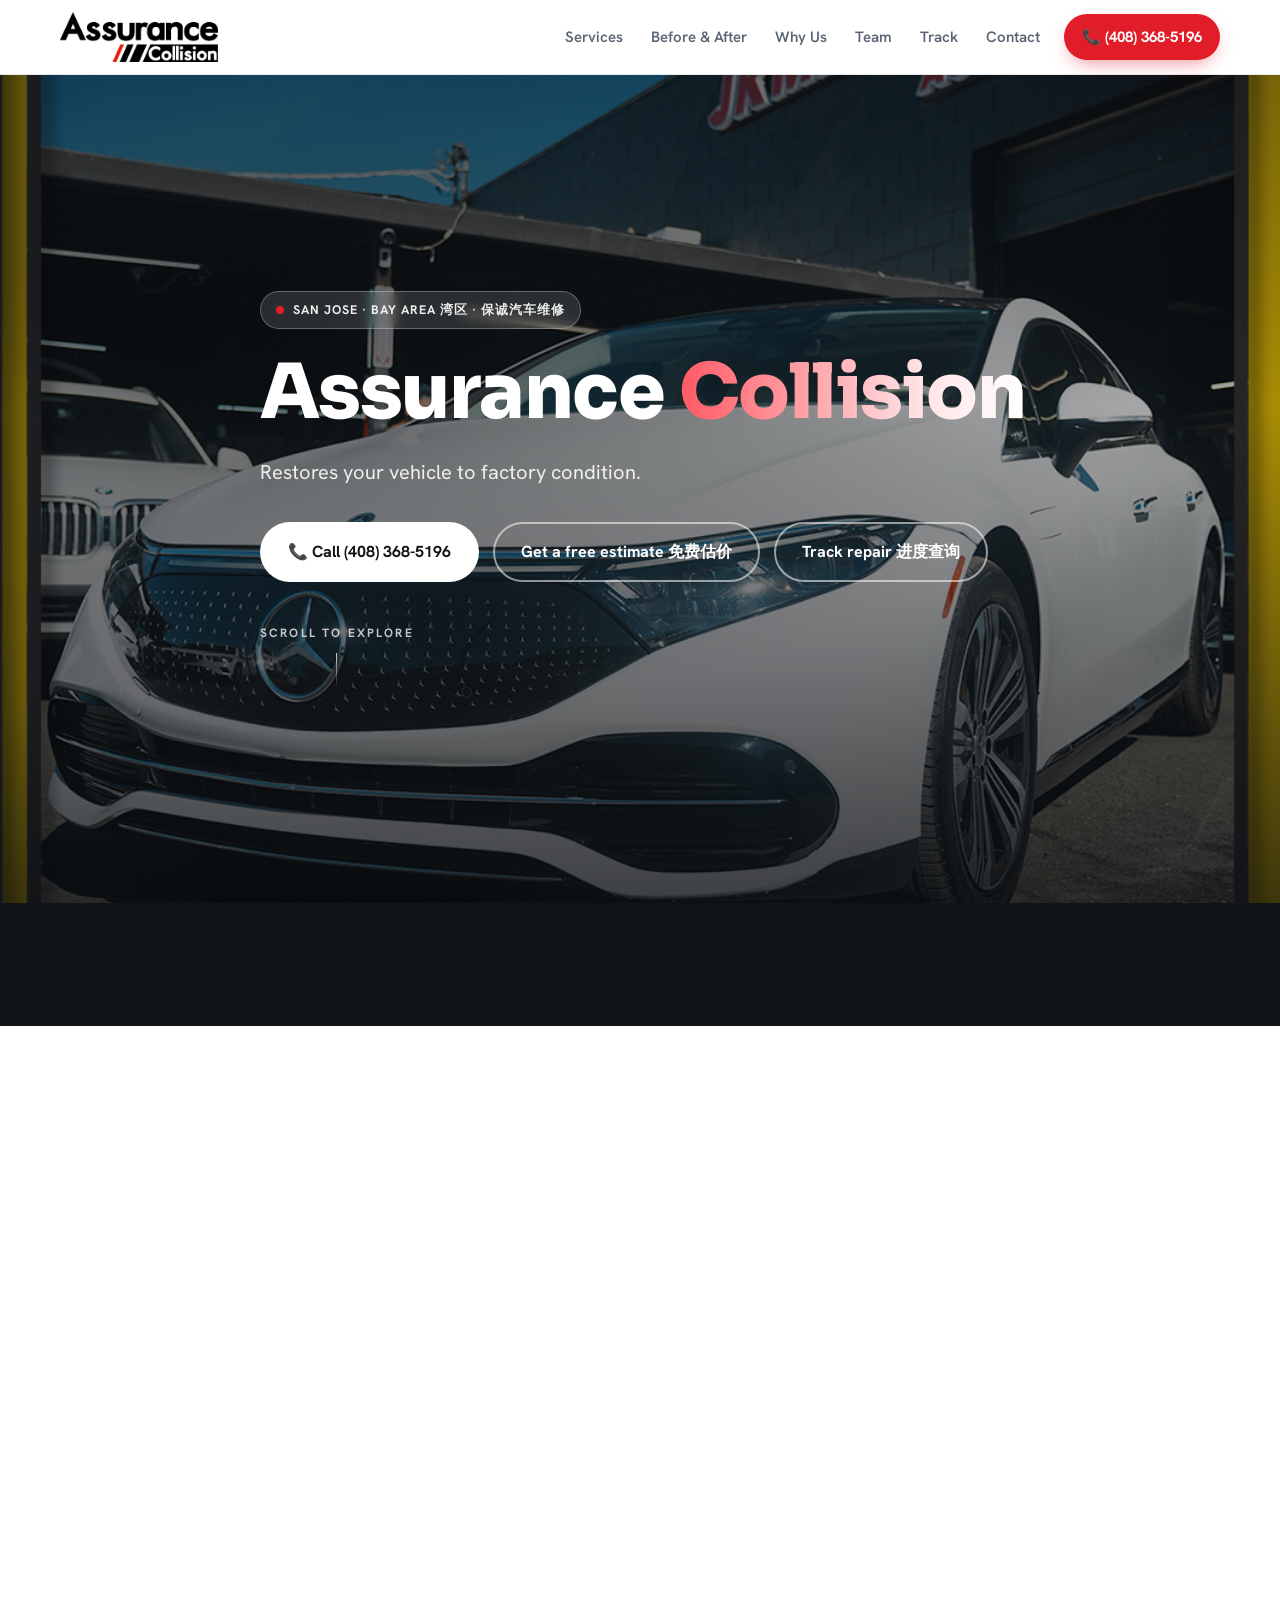
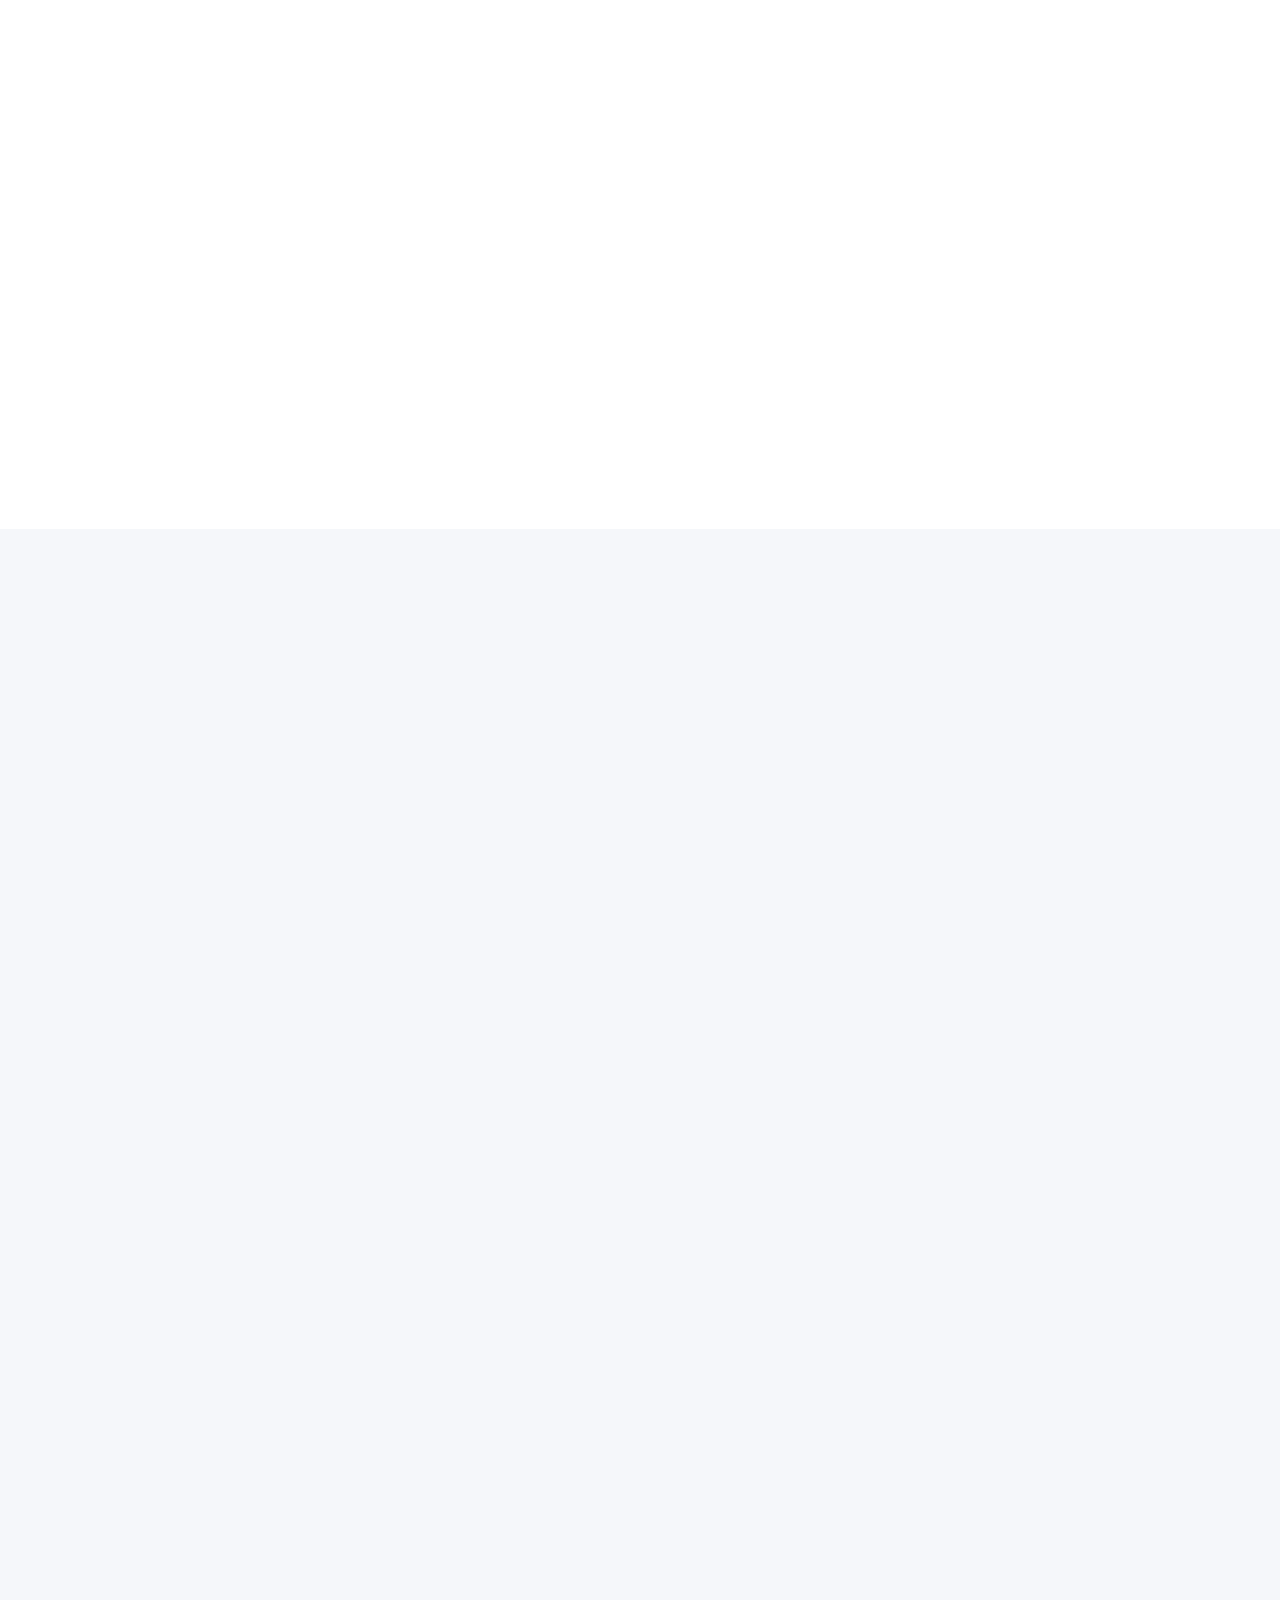
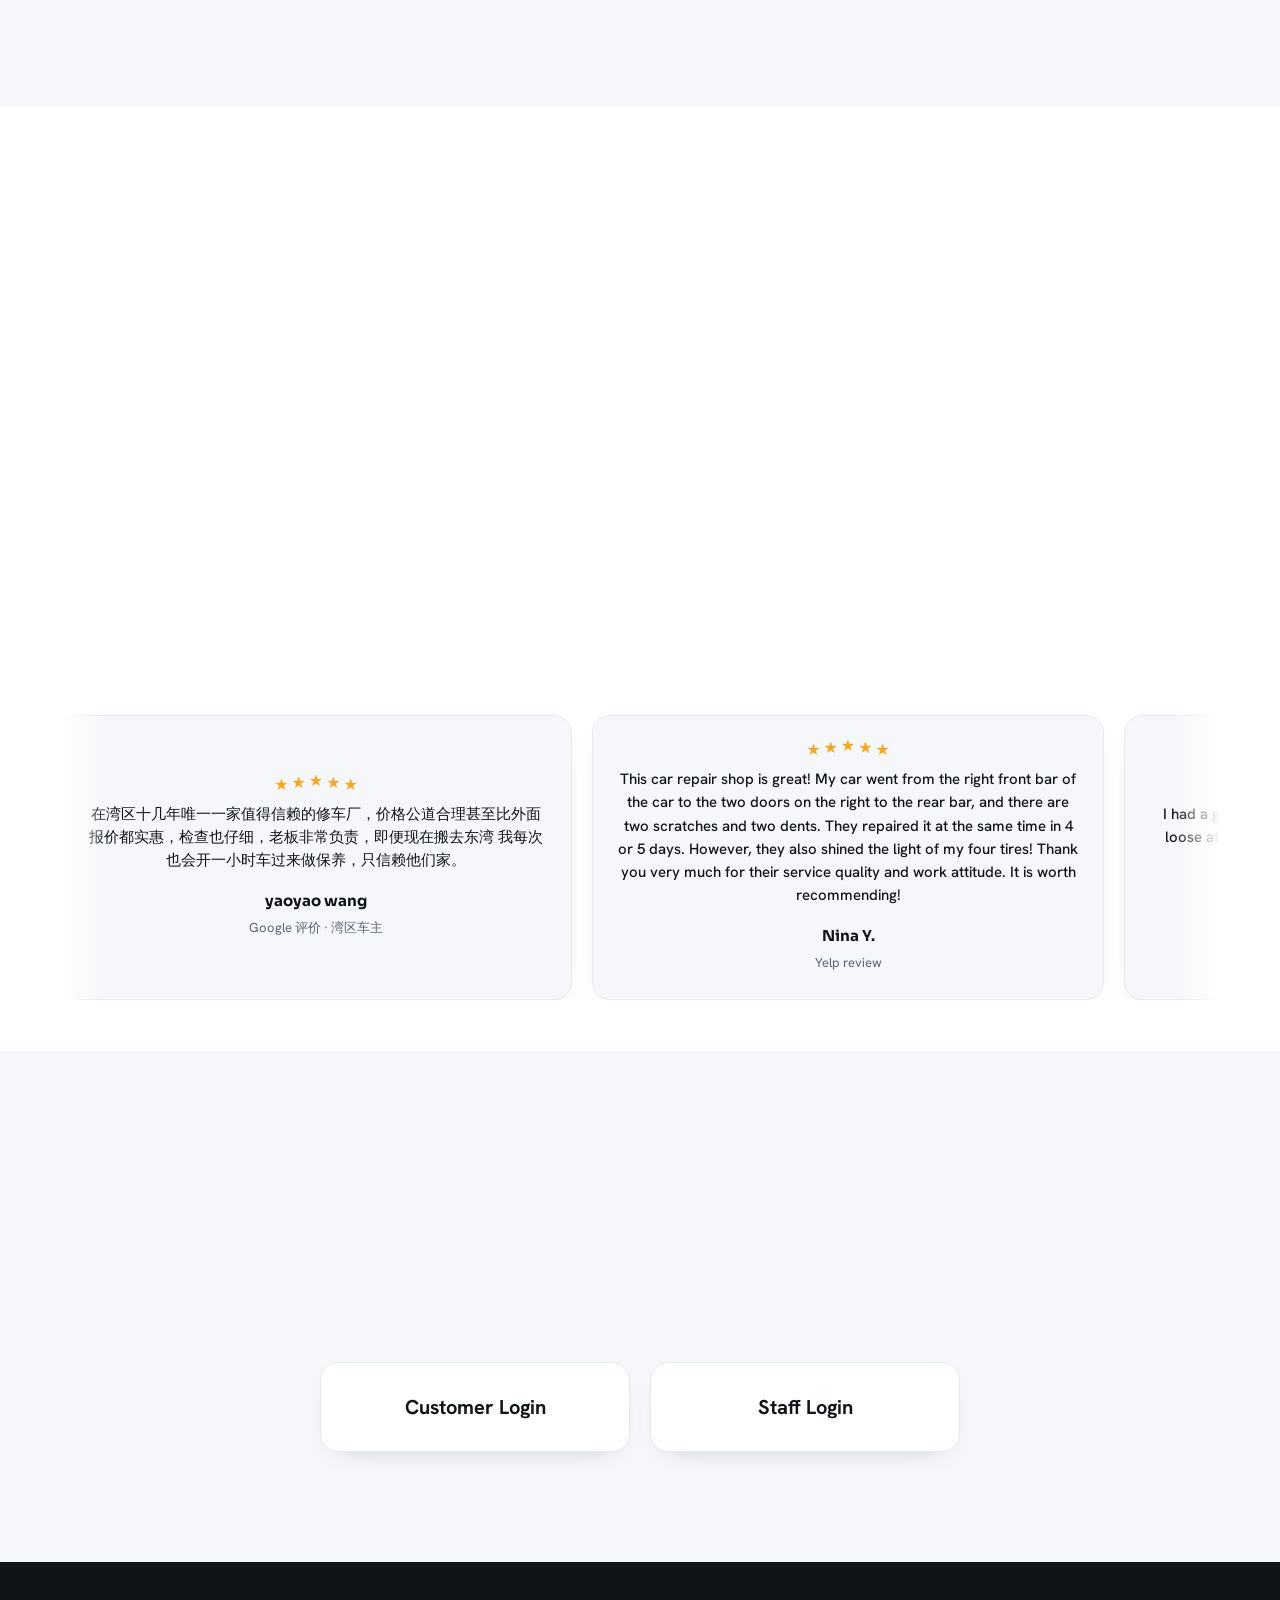
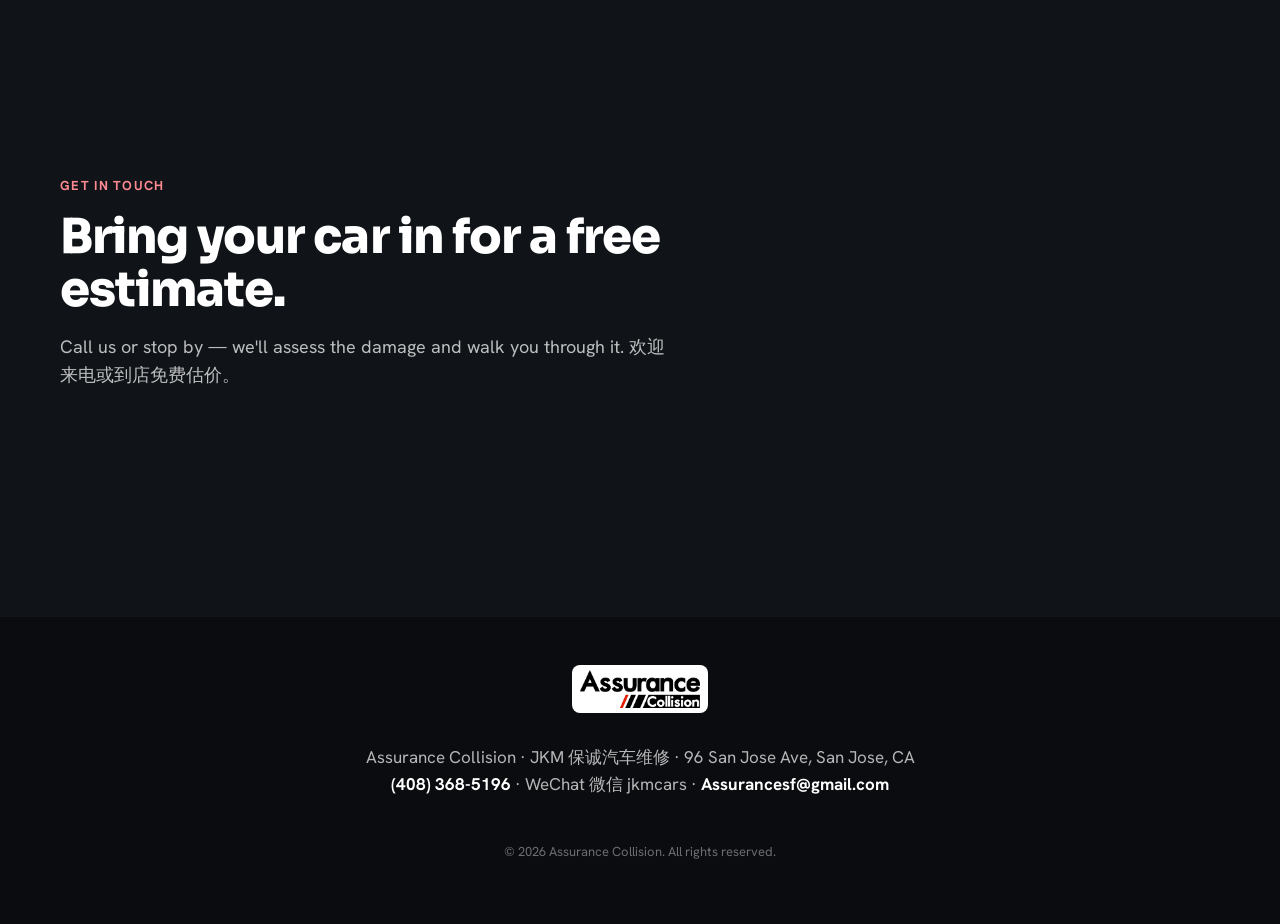
<file: index.html>
<!DOCTYPE html>
<html lang="en">
<head>
<meta charset="UTF-8" />
<meta name="viewport" content="width=device-width, initial-scale=1.0" />
<title>Assurance Collision · 保诚汽车维修 — Bay Area Auto Body & Collision Repair</title>
<meta name="description" content="Assurance Collision (保诚汽车维修 / JKM) is a Bay Area auto body and collision repair shop in San Jose. Expert frame, paint, dent and EV collision repair. Free estimates — call (408) 368-5196." />
<link rel="preconnect" href="https://fonts.googleapis.com" />
<link rel="preconnect" href="https://fonts.gstatic.com" crossorigin />
<link href="https://fonts.googleapis.com/css2?family=Sora:wght@500;600;700;800&family=Hanken+Grotesk:wght@400;500;600;700&display=swap" rel="stylesheet" />
<link rel="stylesheet" href="styles.css" />
</head>
<body>

<nav id="nav">
  <div class="wrap nav-in">
    <a href="#top" class="brand"><img class="logo-img" src="images/logo.png" alt="Assurance Collision" /></a>
    <div class="nav-links">
      <a href="#services">Services</a>
      <a href="#work">Before &amp; After</a>
      <a href="#why">Why Us</a>
      <a href="team.html">Team</a>
      <a href="#track">Track</a>
      <a href="#contact">Contact</a>
    </div>
    <a class="nav-cta" href="tel:+14083685196">📞 (408) 368-5196</a>
    <button class="nav-toggle" aria-label="Menu" aria-expanded="false">☰</button>
  </div>
</nav>

<header id="top" class="hero-bg">
  <div class="hero-slides" aria-hidden="true">
    <div class="hero-slide is-active" style="background-image:url('images/benz-after.jpg')"></div>
    <div class="hero-slide" style="background-image:url('images/1.jpg')"></div>
    <div class="hero-slide" style="background-image:url('images/2.jpg')"></div>
  </div>
  <div class="hero-overlay"></div>
  <div class="wrap hero-inner">
    <div class="eyebrow"><span class="pulse"></span><span class="t">SAN JOSE · BAY AREA 湾区 · 保诚汽车维修</span></div>
    <h1>Assurance <span class="grad">Collision</span></h1>
    <p class="lead">Restores your vehicle to factory condition.</p>
    <div class="hero-cta">
      <a class="btn white" href="tel:+14083685196">📞 Call (408) 368-5196</a>
      <a class="btn ghost" href="#contact">Get a free estimate 免费估价</a>
      <a class="btn ghost" href="#track">Track repair 进度查询</a>
    </div>
    <a class="scroll-cue" href="#services">SCROLL TO EXPLORE</a>
  </div>
</header>

<div class="strip">
  <div class="wrap strip-in">
    <div class="stat"><b>All insurance</b><span>accepted · 接受所有保险</span></div>
    <div class="stat"><b>Lifetime</b><span>warranty on repairs · 终身质保</span></div>
    <div class="stat"><b>Gas &amp; EV</b><span>all makes &amp; models · 油车电车</span></div>
    <div class="stat"><b>Free</b><span>estimates · 免费估价</span></div>
  </div>
</div>

<section id="services">
  <div class="wrap">
    <div class="sec-head">
      <div class="tag">What we do</div>
      <h2 class="sec-title">Complete collision &amp; auto body repair.</h2>
      <p class="sec-note">从小刮蹭到重大碰撞,一站式修复。From a minor scratch to major structural damage, we bring your car back to life.</p>
    </div>
    <div class="grid">
      <div class="card"><div class="ic">🚗</div><h4>Accident Repair 事故维修</h4><p>Major and minor collision damage restored to factory condition.</p></div>
      <div class="card"><div class="ic">🎨</div><h4>Body Repair &amp; Paint 钣金喷漆</h4><p>Computerized color matching and a flawless factory-grade paint finish.</p></div>
      <div class="card"><div class="ic">🛠️</div><h4>Maintenance 日常保养</h4><p>Oil changes, fluids and routine service to keep your car running right.</p></div>
      <div class="card"><div class="ic">🛞</div><h4>Tire Change 轮胎更换</h4><p>Tire replacement, rotation and balancing for a safe, smooth ride.</p></div>
      <div class="card"><div class="ic">🔧</div><h4>Suspension / Brake 悬挂刹车</h4><p>Suspension, steering and brake repair for performance and safety.</p></div>
      <div class="card"><div class="ic">⚖️</div><h4>Accident Lawyer 车祸律师</h4><p>We connect you with trusted accident attorneys when you need one.</p></div>
      <div class="card"><div class="ic">🚛</div><h4>Towing 拖车服务</h4><p>Fast towing to get your vehicle to our shop after an accident.</p></div>
    </div>
  </div>
</section>

<section id="work" class="work">
  <div class="wrap">
    <div class="sec-head">
      <div class="tag">Real work</div>
      <h2 class="sec-title">Before &amp; after 维修前后对比</h2>
      <p class="sec-note">Mercedes-Benz EQS450 · front-end collision. 真实案例,效果说话。</p>
    </div>
    <div class="ba">
      <figure class="ba-item">
        <img src="images/benz-before.jpg" alt="White Mercedes EQS450 with crushed front bumper before repair" />
        <figcaption><span class="badge before">Before 维修前</span></figcaption>
      </figure>
      <figure class="ba-item">
        <img src="images/benz-after.jpg" alt="The same Mercedes EQS450 fully restored after repair" />
        <figcaption><span class="badge after">After 维修后</span></figcaption>
      </figure>
    </div>
  </div>
</section>

<section id="why" class="why">
  <div class="wrap why-in">
    <div class="why-copy">
      <div class="tag">Why Assurance</div>
      <h2 class="sec-title">Why Bay Area drivers trust us.</h2>
      <ul class="ticks">
        <li>I-CAR trained technicians and modern equipment</li>
        <li>Direct billing with all major insurance companies</li>
        <li>Lifetime warranty on all body and paint work</li>
        <li>中文服务 — 中文 / English</li>
        <li>Honest estimates, clear timelines, no surprises</li>
      </ul>
      <a class="btn outline" href="certifications.html">See more of our credentials →</a>
    </div>
    <div class="why-right">
      <div class="why-rotator" id="whyRotator">
        <div class="why-track">
          <a class="why-slide cert-slide" href="certifications.html"><img src="images/certs/steel-gma-welding.jpg" alt="I-CAR certification: Steel GMA Welding" loading="lazy" /></a>
          <a class="why-slide cert-slide" href="certifications.html"><img src="images/certs/adas-calibration.jpg" alt="I-CAR certificate: ADAS Calibration Procedures" loading="lazy" /></a>
          <a class="why-slide cert-slide" href="certifications.html"><img src="images/certs/aluminum-gma-welding.jpg" alt="I-CAR certificate: Aluminum GMA Welding Theory" loading="lazy" /></a>
          <a class="why-slide cert-slide" href="certifications.html"><img src="images/certs/restraint-systems.jpg" alt="I-CAR certificate: Damage Analysis of Restraint Systems" loading="lazy" /></a>
          <a class="why-slide cert-slide" href="certifications.html"><img src="images/certs/hybrid-vehicle.jpg" alt="I-CAR certificate: Hybrid Vehicle Identification and Damage Analysis" loading="lazy" /></a>
        </div>
      </div>
    </div>
  </div>
</section>

<section id="reviews" class="reviews">
  <div class="wrap">
    <div class="rev-viewport">
      <div class="rev-grid">
        <figure class="rev-slide">
          <div class="rev-stars" aria-label="Rated 5 out of 5"><span>★</span><span>★</span><span>★</span><span>★</span><span>★</span></div>
          <blockquote>在湾区十几年唯一一家值得信赖的修车厂，价格公道合理甚至比外面报价都实惠，检查也仔细，老板非常负责，即便现在搬去东湾 我每次也会开一小时车过来做保养，只信赖他们家。</blockquote>
          <figcaption><b>yaoyao wang</b><span>Google 评价 · 湾区车主</span></figcaption>
        </figure>
        <figure class="rev-slide">
          <div class="rev-stars" aria-label="Rated 5 out of 5"><span>★</span><span>★</span><span>★</span><span>★</span><span>★</span></div>
          <blockquote>This car repair shop is great! My car went from the right front bar of the car to the two doors on the right to the rear bar, and there are two scratches and two dents. They repaired it at the same time in 4 or 5 days. However, they also shined the light of my four tires! Thank you very much for their service quality and work attitude. It is worth recommending!</blockquote>
          <figcaption><b>Nina Y.</b><span>Yelp review</span></figcaption>
        </figure>
        <figure class="rev-slide">
          <div class="rev-stars" aria-label="Rated 5 out of 5"><span>★</span><span>★</span><span>★</span><span>★</span><span>★</span></div>
          <blockquote>I had a great experience here. My driver&rsquo;s side mirror base came loose after a minor collision, and the team fixed it in less than 20 minutes—completely free of charge…</blockquote>
          <figcaption><b>Amy Jin</b><span>Google review · Tesla</span></figcaption>
        </figure>
        <figure class="rev-slide">
          <div class="rev-stars" aria-label="Rated 5 out of 5"><span>★</span><span>★</span><span>★</span><span>★</span><span>★</span></div>
          <blockquote>The team was very careful, professional, and detail-oriented throughout the entire process. … Highly recommend for anyone looking for reliable and attentive car maintenance.</blockquote>
          <figcaption><b>emilie wang</b><span>Google review</span></figcaption>
        </figure>
      </div>
    </div>
  </div>
</section>

<section id="track" class="track">
  <div class="wrap">
    <div class="sec-head">
      <div class="tag">Repair status 维修进度</div>
      <h2 class="sec-title">Track your repair online.</h2>
      <p class="sec-note">在线查询车辆维修进度</p>
    </div>
    <div class="track-cta">
      <a class="track-btn" href="https://status.assuranceautocollision.com" target="_blank" rel="noopener">
        <b>Customer Login</b>
      </a>
      <a class="track-btn staff" href="https://status.assuranceautocollision.com/staff/login" target="_blank" rel="noopener">
        <b>Staff Login</b>
      </a>
    </div>
  </div>
</section>

<section id="contact" class="contact">
  <div class="wrap contact-in">
    <div>
      <div class="tag light">Get in touch</div>
      <h2 class="sec-title light">Bring your car in for a free estimate.</h2>
      <p class="sec-note light">Call us or stop by — we'll assess the damage and walk you through it. 欢迎来电或到店免费估价。</p>
    </div>
    <div class="contact-card">
      <a class="contact-row" href="tel:+14083685196"><span>Phone 电话</span><b>(408) 368-5196</b></a>
      <div class="contact-row"><span>WeChat 微信</span><b>jkmcars</b></div>
      <a class="contact-row" href="mailto:Assurancesf@gmail.com"><span>Email 邮箱</span><b>Assurancesf@gmail.com</b></a>
      <div class="contact-row"><span>Address 地址</span><b>96 San Jose Ave, San Jose, CA</b></div>
      <div class="contact-row"><span>Hours 营业时间</span><b>Mon–Sat 9:00–18:00</b></div>
      <a class="btn primary full" href="tel:+14083685196">📞 Call now 立即拨打</a>
    </div>
  </div>
</section>

<footer>
  <div class="wrap foot-in">
    <img class="logo-img foot-logo" src="images/logo.png" alt="Assurance Collision" />
    <p>Assurance Collision · JKM 保诚汽车维修 · 96 San Jose Ave, San Jose, CA<br /><a href="tel:+14083685196">(408) 368-5196</a> · WeChat 微信 jkmcars · <a href="mailto:Assurancesf@gmail.com">Assurancesf@gmail.com</a></p>
    <p class="copy">© 2026 Assurance Collision. All rights reserved.</p>
  </div>
</footer>

<script>
// 手机端汉堡菜单：点 ☰ 展开/收起导航；点链接后自动收起
(function(){
  var nav = document.getElementById('nav');
  var tog = nav && nav.querySelector('.nav-toggle');
  if (!tog) return;
  tog.addEventListener('click', function(){
    var open = nav.classList.toggle('open');
    tog.setAttribute('aria-expanded', open ? 'true' : 'false');
    tog.textContent = open ? '✕' : '☰';
  });
  nav.querySelectorAll('.nav-links a').forEach(function(a){
    a.addEventListener('click', function(){
      nav.classList.remove('open');
      tog.setAttribute('aria-expanded', 'false');
      tog.textContent = '☰';
    });
  });
})();

// 首屏背景轮换（交叉淡入淡出）。以后加视频：在 .hero-slides 里加一个含 <video> 的 .hero-slide 即可。
(function(){
  var slides = document.querySelectorAll('.hero-slide');
  if (slides.length < 2) return;
  var i = 0;
  setInterval(function(){
    slides[i].classList.remove('is-active');
    i = (i + 1) % slides.length;
    slides[i].classList.add('is-active');
  }, 5000);
})();

// Why Us 右侧轮播：左右滑动，每 3 秒自动切换，支持鼠标/触摸左右拖动
(function(){
  var rotator = document.getElementById('whyRotator');
  if (!rotator) return;
  var track = rotator.querySelector('.why-track');
  var n = track ? track.children.length : 0;
  if (n < 2) return;
  var i = 0, timer = null, DUR = 3000;
  function go(idx){ i = (idx + n) % n; track.style.transform = 'translateX(' + (-i * 100) + '%)'; }
  function start(){ stop(); timer = setInterval(function(){ go(i + 1); }, DUR); }
  function stop(){ if (timer){ clearInterval(timer); timer = null; } }
  go(0); start();

  var dragging = false, startX = 0, dx = 0, w = 1;
  track.addEventListener('pointerdown', function(e){
    dragging = true; startX = e.clientX; dx = 0; w = rotator.clientWidth || 1;
    track.classList.add('dragging'); stop();
    if (track.setPointerCapture) track.setPointerCapture(e.pointerId);
  });
  track.addEventListener('pointermove', function(e){
    if (!dragging) return;
    dx = e.clientX - startX;
    track.style.transform = 'translateX(' + (-i * 100 + (dx / w) * 100) + '%)';
  });
  function endDrag(){
    if (!dragging) return;
    dragging = false; track.classList.remove('dragging');
    var threshold = w * 0.18;
    if (dx <= -threshold) go(i + 1);
    else if (dx >= threshold) go(i - 1);
    else go(i);
    start();
  }
  track.addEventListener('pointerup', endDrag);
  track.addEventListener('pointercancel', endDrag);
  // 拖动后不要误触发证书链接跳转
  track.addEventListener('click', function(e){ if (Math.abs(dx) > 6) e.preventDefault(); }, true);
})();

// 客户评价：连续匀速向左滚动（marquee）。克隆一组卡片凑成两组，按"一整组的像素宽度"
// 精确位移 → 无缝循环；动画时长随内容宽度计算 → 各屏（手机/电脑）滚动速度一致。
// 速度改下面的 SPEED（每秒像素，越大越快）；鼠标悬停暂停。
(function(){
  var track = document.querySelector('#reviews .rev-grid');
  if (!track) return;
  var originals = Array.prototype.slice.call(track.children);
  if (!originals.length) return;
  originals.forEach(function(node){
    var clone = node.cloneNode(true);
    clone.setAttribute('aria-hidden', 'true');
    track.appendChild(clone);
  });
  var SPEED = 36; // px/秒
  function apply(){
    var w = 0;
    originals.forEach(function(c){
      var s = getComputedStyle(c);
      w += c.getBoundingClientRect().width + parseFloat(s.marginRight || 0) + parseFloat(s.marginLeft || 0);
    });
    if (w <= 0) return;
    track.style.setProperty('--rev-shift', w + 'px'); // 精确位移一整组，接缝对齐
    track.style.animationDuration = (w / SPEED) + 's'; // 速度恒定，不随屏宽变化
  }
  apply();
  var t;
  window.addEventListener('resize', function(){ clearTimeout(t); t = setTimeout(apply, 200); });
})();

// 滚动渐入：各板块滚到视口时淡入上滑，同组元素错落出现
(function(){
  var els = document.querySelectorAll('.sec-head, .card, .ba-item, .why-copy, .why-right, .contact-card, .strip .stat');
  if (!els.length) return;
  if (!('IntersectionObserver' in window)) { // 老浏览器兜底：直接全显示
    els.forEach(function(el){ el.classList.add('in'); });
    return;
  }
  els.forEach(function(el){ el.classList.add('reveal'); });
  // 同一容器内的子项加递增延时，做错落效果
  ['.grid', '.ba', '.strip-in'].forEach(function(sel){
    document.querySelectorAll(sel).forEach(function(container){
      Array.prototype.slice.call(container.children).forEach(function(child, idx){
        if (child.classList.contains('reveal')) child.style.transitionDelay = (idx * 80) + 'ms';
      });
    });
  });
  // 每次进入视口就淡入，离开就复位 —— 上下反复滚动都会重演
  var io = new IntersectionObserver(function(entries){
    entries.forEach(function(e){
      if (e.isIntersecting){ e.target.classList.add('in'); }
      else { e.target.classList.remove('in'); }
    });
  }, { threshold: 0.12, rootMargin: '0px 0px -8% 0px' });
  els.forEach(function(el){ io.observe(el); });
})();
</script>

</body>
</html>
</file>
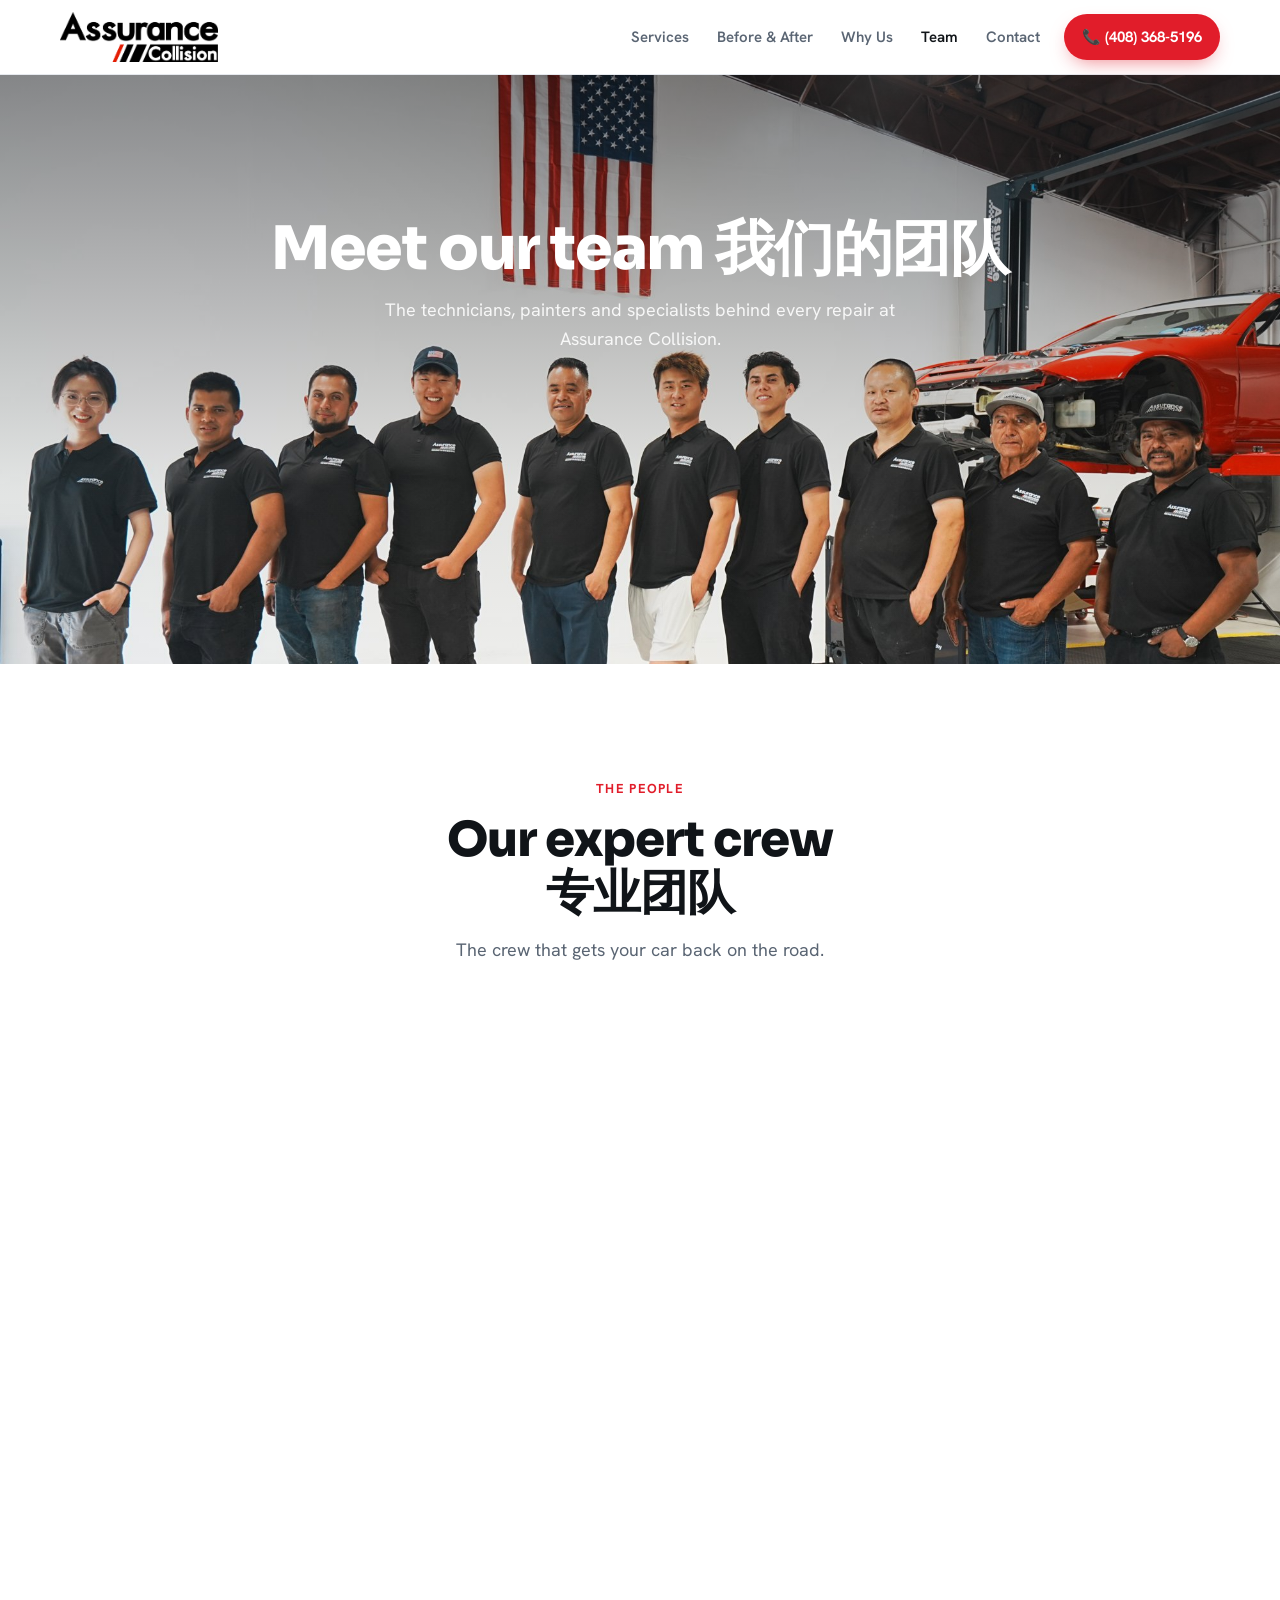
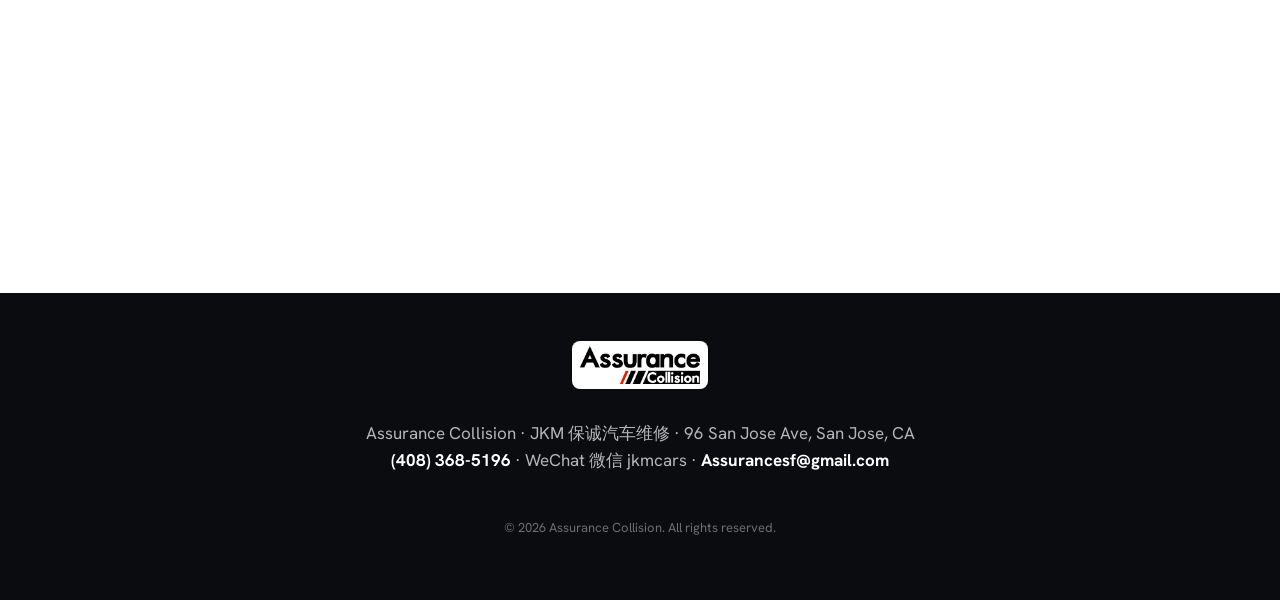
<file: team.html>
<!DOCTYPE html>
<html lang="en">
<head>
<meta charset="UTF-8" />
<meta name="viewport" content="width=device-width, initial-scale=1.0" />
<title>Our Team · Assurance Collision 保诚汽车维修</title>
<meta name="description" content="Meet the Assurance Collision (JKM 保诚汽车维修) team — the technicians, painters and specialists who restore your vehicle in San Jose, CA." />
<link rel="preconnect" href="https://fonts.googleapis.com" />
<link rel="preconnect" href="https://fonts.gstatic.com" crossorigin />
<link href="https://fonts.googleapis.com/css2?family=Sora:wght@500;600;700;800&family=Hanken+Grotesk:wght@400;500;600;700&display=swap" rel="stylesheet" />
<link rel="stylesheet" href="styles.css" />
</head>
<body>

<nav id="nav">
  <div class="wrap nav-in">
    <a href="index.html" class="brand"><img class="logo-img" src="images/logo.png" alt="Assurance Collision" /></a>
    <div class="nav-links">
      <a href="index.html#services">Services</a>
      <a href="index.html#work">Before &amp; After</a>
      <a href="index.html#why">Why Us</a>
      <a href="team.html" class="active">Team</a>
      <a href="index.html#contact">Contact</a>
    </div>
    <a class="nav-cta" href="tel:+14083685196">📞 (408) 368-5196</a>
    <button class="nav-toggle" aria-label="Menu" aria-expanded="false">☰</button>
  </div>
</nav>

<header class="page-banner">
  <img src="images/team/team-group.jpg" alt="The Assurance Collision team at our San Jose shop" />
  <div class="ov"></div>
  <div class="wrap inner">
    <h1>Meet our team<span class="zh-only"> 我们的团队</span></h1>
    <p>The technicians, painters and specialists behind every repair at Assurance Collision.</p>
  </div>
</header>

<section id="team">
  <div class="wrap">
    <div class="sec-head">
      <div class="tag">The people</div>
      <h2 class="sec-title">Our expert crew<br />专业团队</h2>
      <p class="sec-note">The crew that gets your car back on the road.</p>
    </div>

    <div class="team-grid">
      <div class="member">
        <img src="images/team/jack.jpg" alt="Jack — Shop Manager" />
        <div class="m-body"><h3>Jack</h3><div class="role">Shop Manager · 店长</div><p>Runs day-to-day operations and makes sure every car — and every customer — is taken care of.</p></div>
      </div>
      <div class="member">
        <img src="images/team/billy.jpg" alt="Billy — Chief Mechanical Engineer" />
        <div class="m-body"><h3>Billy</h3><div class="role">Chief Mechanical Engineer · 首席机械工程师</div><p>Leads mechanical diagnosis and repair, from engines to complex drivetrain work.</p></div>
      </div>
      <div class="member">
        <img src="images/team/louis.jpg" alt="Luis — Director of Operations" />
        <div class="m-body"><h3>Luis</h3><div class="role">Director of Operations · 总执行主任</div><p>Our jack-of-all-trades — estimates, repairs, running the floor, Louis does it all.</p></div>
      </div>
      <div class="member">
        <img src="images/team/ge.jpg" alt="Ge — Auto Body &amp; Paint Specialist" />
        <div class="m-body"><h3>Ge</h3><div class="role">Auto Body &amp; Paint Specialist · 钣金喷漆技师</div><p>Specialist in bodywork and paint, matching factory finishes panel by panel.</p></div>
      </div>
      <div class="member">
        <img src="images/team/chris.jpg" alt="Cristian — Senior Collision Technician" />
        <div class="m-body"><h3>Cristian</h3><div class="role">Senior Collision Technician · 高级碰撞维修技师</div><p>Skilled in both body repair and refinishing, handling collision jobs from start to finish.</p></div>
      </div>
      <div class="member">
        <img src="images/team/victor.jpg" alt="Victor — Senior Auto Body Technician" />
        <div class="m-body"><h3>Victor</h3><div class="role">Senior Auto Body Technician · 高级钣金技师</div><p>Experienced in structural body repair and refinish work on all makes and models.</p></div>
      </div>
      <div class="member">
        <img src="images/team/kai.jpg" alt="Kai — Auto Body &amp; Tire Technician" />
        <div class="m-body"><h3>Kai</h3><div class="role">Auto Body &amp; Tire Technician · 钣金 &amp; 轮胎技师</div><p>Two years with the shop, handling dent, panel and body repair as well as tire service.</p></div>
      </div>
      <div class="member">
        <img src="images/team/jason.jpg" alt="Yeisson — Auto Body &amp; Refinish Technician" />
        <div class="m-body"><h3>Yeisson</h3><div class="role">Auto Body &amp; Refinish Technician · 钣金修复技师</div><p>A versatile technician handling a wide range of body and refinish work.</p></div>
      </div>
      <div class="member">
        <img src="images/team/amber.jpg" alt="Alber — Detailing &amp; Polishing Specialist" />
        <div class="m-body"><h3>Alber</h3><div class="role">Detailing &amp; Polishing Specialist · 抛光美容专员</div><p>Professional polishing, buffing and detailing that gives every car its final shine.</p></div>
      </div>
      <div class="member">
        <img src="images/team/allen.jpg" alt="Allen — Photographer &amp; Client Relations" />
        <div class="m-body"><h3>Allen</h3><div class="role">Photographer &amp; Client Relations · 摄影 &amp; 客户接待</div><p>Our in-house photographer and a friendly face up front, welcoming every customer.</p></div>
      </div>
      <div class="member">
        <img src="images/team/tang.jpg" alt="Tang — Web &amp; Digital Operations" />
        <div class="m-body"><h3>Tang</h3><div class="role">Web &amp; Digital Operations · 网站与数字运营</div><p>Builds and runs our website — and pitches in wherever the shop needs a hand.</p></div>
      </div>
    </div>
  </div>
</section>

<footer>
  <div class="wrap foot-in">
    <img class="logo-img foot-logo" src="images/logo.png" alt="Assurance Collision" />
    <p>Assurance Collision · JKM 保诚汽车维修 · 96 San Jose Ave, San Jose, CA<br /><a href="tel:+14083685196">(408) 368-5196</a> · WeChat 微信 jkmcars · <a href="mailto:Assurancesf@gmail.com">Assurancesf@gmail.com</a></p>
    <p class="copy">© 2026 Assurance Collision. All rights reserved.</p>
  </div>
</footer>

<script>
// 手机端汉堡菜单：点 ☰ 展开/收起导航；点链接后自动收起
(function(){
  var nav = document.getElementById('nav');
  var tog = nav && nav.querySelector('.nav-toggle');
  if (!tog) return;
  tog.addEventListener('click', function(){
    var open = nav.classList.toggle('open');
    tog.setAttribute('aria-expanded', open ? 'true' : 'false');
    tog.textContent = open ? '✕' : '☰';
  });
  nav.querySelectorAll('.nav-links a').forEach(function(a){
    a.addEventListener('click', function(){
      nav.classList.remove('open');
      tog.setAttribute('aria-expanded', 'false');
      tog.textContent = '☰';
    });
  });
})();

// 滚动渐入（同首页）：团队卡片滚到视口时淡入上滑，来回滚都会重演
(function(){
  var els = document.querySelectorAll('.sec-head, .member');
  if (!els.length) return;
  if (!('IntersectionObserver' in window)) { els.forEach(function(el){ el.classList.add('in'); }); return; }
  els.forEach(function(el){ el.classList.add('reveal'); });
  document.querySelectorAll('.team-grid').forEach(function(container){
    Array.prototype.slice.call(container.children).forEach(function(child, idx){
      if (child.classList.contains('reveal')) child.style.transitionDelay = ((idx % 6) * 60) + 'ms';
    });
  });
  var io = new IntersectionObserver(function(entries){
    entries.forEach(function(e){
      if (e.isIntersecting){ e.target.classList.add('in'); }
      else { e.target.classList.remove('in'); }
    });
  }, { threshold: 0.12, rootMargin: '0px 0px -8% 0px' });
  els.forEach(function(el){ io.observe(el); });
})();
</script>

</body>
</html>
</file>
<file: styles.css>
:root{
  --ink:#101418;
  --muted:#5a6573;
  --line:#e6e9ee;
  --bg:#ffffff;
  --soft:#f5f7fa;
  --red:#e11d2a;
  --red-d:#b9121d;
  --shadow:0 24px 60px -28px rgba(16,20,24,.30);
  --radius:18px;
}

*{box-sizing:border-box}
html{scroll-behavior:smooth}
body{
  margin:0;color:var(--ink);background:var(--bg);
  font-family:"Hanken Grotesk",system-ui,-apple-system,Segoe UI,Roboto,"PingFang SC","Microsoft YaHei",sans-serif;
  font-size:17px;line-height:1.6;-webkit-font-smoothing:antialiased;
}
h1,h2,h3,h4{font-family:"Sora",system-ui,sans-serif;line-height:1.1;letter-spacing:-.02em;margin:0}
a{color:inherit;text-decoration:none}
img{max-width:100%}
.wrap{width:min(1160px,92vw);margin:0 auto}

/* ---------- NAV ---------- */
#nav{position:sticky;top:0;z-index:50;background:rgba(255,255,255,.86);backdrop-filter:blur(12px);border-bottom:1px solid var(--line)}
.nav-in{display:flex;align-items:center;gap:24px;height:74px}
.logo-img{height:50px;width:auto;display:block}
.nav-links{display:flex;gap:28px;margin-left:auto;font-weight:600;font-size:15px}
.nav-links a{color:var(--muted);transition:color .15s}
.nav-links a:hover{color:var(--ink)}
.nav-cta{background:var(--red);color:#fff;padding:11px 18px;border-radius:999px;font-weight:700;font-size:15px;white-space:nowrap;box-shadow:0 8px 20px -8px rgba(225,29,42,.6);transition:transform .15s,background .15s}
.nav-cta:hover{background:var(--red-d);transform:translateY(-1px)}
.nav-toggle{display:none;background:none;border:0;font-size:26px;line-height:1;color:var(--ink);cursor:pointer;padding:4px 6px}
@media(max-width:780px){
  .nav-in{gap:12px}
  .nav-toggle{display:block}
  .nav-cta{margin-left:auto;font-size:14px;padding:9px 14px}
  .nav-links{position:absolute;top:100%;left:0;right:0;flex-direction:column;gap:0;margin:0;
    background:rgba(255,255,255,.98);backdrop-filter:blur(12px);border-bottom:1px solid var(--line);box-shadow:var(--shadow);
    padding:6px 6vw 14px;opacity:0;transform:translateY(-10px);pointer-events:none;transition:opacity .2s,transform .2s}
  #nav.open .nav-links{opacity:1;transform:none;pointer-events:auto}
  .nav-links a{padding:14px 2px;font-size:17px;color:var(--ink);border-bottom:1px solid var(--line)}
  .nav-links a:last-child{border-bottom:0}
}

/* ---------- BUTTONS ---------- */
.btn{display:inline-flex;align-items:center;justify-content:center;gap:8px;padding:15px 26px;border-radius:999px;font-weight:700;font-size:16px;cursor:pointer;transition:transform .15s,background .15s,box-shadow .15s;border:2px solid transparent}
.btn.primary{background:var(--red);color:#fff;box-shadow:0 14px 30px -12px rgba(225,29,42,.65)}
.btn.primary:hover{background:var(--red-d);transform:translateY(-2px)}
.btn.ghost{background:transparent;border-color:rgba(255,255,255,.55);color:#fff}
.btn.ghost:hover{background:#fff;color:var(--ink);border-color:#fff}
.btn.white{background:#fff;color:var(--ink)}
.btn.white:hover{background:#eceff3;transform:translateY(-2px)}
.btn.outline{background:transparent;border-color:rgba(16,20,24,.22);color:var(--ink)}
.btn.outline:hover{background:var(--ink);color:#fff;border-color:var(--ink)}
.btn.full{width:100%;margin-top:8px}

/* ---------- HERO ---------- */
.hero-bg{position:relative;min-height:clamp(620px,92vh,860px);display:flex;align-items:center;overflow:hidden}
.hero-slides{position:absolute;inset:0;z-index:0}
.hero-slide{position:absolute;inset:0;background-size:cover;background-position:center 42%;opacity:0;transition:opacity 1.4s ease-in-out}
.hero-slide.is-active{opacity:1}
.hero-overlay{position:absolute;inset:0;z-index:1;background:
  linear-gradient(180deg,rgba(8,11,15,.55) 0%,rgba(8,11,15,.35) 40%,rgba(8,11,15,.78) 100%),
  radial-gradient(120% 80% at 20% 30%,rgba(8,11,15,.45),transparent 60%)}
.hero-inner{position:relative;z-index:2;max-width:760px;padding:60px 0;color:#fff}
.eyebrow{display:inline-flex;align-items:center;gap:9px;background:rgba(255,255,255,.13);border:1px solid rgba(255,255,255,.28);backdrop-filter:blur(6px);padding:8px 15px;border-radius:999px;font-size:12.5px;font-weight:700;letter-spacing:.08em;color:rgba(255,255,255,.92)}
.pulse{width:8px;height:8px;border-radius:50%;background:var(--red);box-shadow:0 0 0 0 rgba(225,29,42,.7);animation:pulse 2s infinite}
@keyframes pulse{0%{box-shadow:0 0 0 0 rgba(225,29,42,.7)}70%{box-shadow:0 0 0 10px rgba(225,29,42,0)}100%{box-shadow:0 0 0 0 rgba(225,29,42,0)}}
.hero-inner h1{font-size:clamp(30px,7.5vw,76px);font-weight:800;margin:22px 0 0;color:#fff;white-space:nowrap}
.hero-inner .grad{background:linear-gradient(90deg,#ff5a64,#ffe3e5 70%,#ffffff);-webkit-background-clip:text;background-clip:text;color:transparent}
.hero-inner .lead{font-size:clamp(17px,2vw,20px);color:rgba(255,255,255,.9);max-width:56ch;margin:22px 0 0}
.hero-cta{display:flex;gap:14px;margin-top:34px;flex-wrap:wrap}
.scroll-cue{display:inline-block;margin-top:42px;font-size:12px;font-weight:700;letter-spacing:.18em;color:rgba(255,255,255,.75)}
.scroll-cue::after{content:"";display:block;width:1px;height:34px;margin:10px auto 0;background:linear-gradient(rgba(255,255,255,.8),transparent);animation:cue 1.8s infinite}
@keyframes cue{0%{opacity:0;transform:translateY(-8px)}50%{opacity:1}100%{opacity:0;transform:translateY(8px)}}

/* ---------- TRUST STRIP ---------- */
.strip{background:var(--ink);color:#fff}
.strip-in{display:grid;grid-template-columns:repeat(4,1fr);gap:8px;padding:26px 0}
.stat{text-align:center;padding:6px 10px}
.stat b{display:block;font-family:"Sora";font-size:20px}
.stat span{font-size:13px;color:rgba(255,255,255,.6)}
@media(max-width:780px){.strip-in{grid-template-columns:repeat(2,1fr);gap:16px}}

/* ---------- SECTION SHELL ---------- */
section{padding:clamp(64px,9vw,110px) 0}

/* ---------- TRACK / 维修进度查询 ---------- */
.track{background:var(--soft)}
.track-cta{display:grid;grid-template-columns:1fr 1fr;gap:20px;max-width:640px;margin:0 auto}
.track-btn{display:flex;align-items:center;justify-content:center;background:#fff;border:1px solid var(--line);border-radius:var(--radius);padding:28px 30px;box-shadow:0 10px 30px -22px rgba(16,20,24,.4);transition:transform .18s,box-shadow .18s,border-color .18s}
.track-btn:hover{transform:translateY(-4px);box-shadow:var(--shadow);border-color:#d6dbe2}
.track-btn b{font-size:20px;color:var(--ink)}
@media(max-width:780px){.track-cta{grid-template-columns:1fr}}
.sec-head{max-width:640px;margin:0 auto clamp(40px,6vw,64px);text-align:center}
.tag{display:inline-block;font-size:13px;font-weight:700;letter-spacing:.1em;text-transform:uppercase;color:var(--red);margin-bottom:14px}
.tag.light{color:#ff8a91}
.sec-title{font-size:clamp(30px,4.5vw,48px);font-weight:800}
.sec-title.light{color:#fff}
.sec-note{color:var(--muted);font-size:18px;margin-top:16px}
.sec-note.light{color:rgba(255,255,255,.72)}

/* ---------- SERVICES GRID ---------- */
.grid{display:grid;grid-template-columns:repeat(3,1fr);gap:20px}
.card{background:var(--soft);border:1px solid var(--line);border-radius:var(--radius);padding:30px 26px;transition:transform .18s,box-shadow .18s,border-color .18s}
.card:hover{transform:translateY(-4px);box-shadow:var(--shadow);border-color:#d6dbe2}
.card .ic{font-size:30px;line-height:1}
.card h4{font-size:19px;margin:16px 0 8px;font-weight:700}
.card p{margin:0;color:var(--muted);font-size:15.5px}
@media(max-width:880px){.grid{grid-template-columns:repeat(2,1fr)}}
@media(max-width:560px){.grid{grid-template-columns:1fr}}

/* ---------- BEFORE / AFTER ---------- */
.work{background:var(--soft)}
.ba{display:grid;grid-template-columns:1fr 1fr;gap:24px}
.ba-item{margin:0;position:relative;border-radius:var(--radius);overflow:hidden;box-shadow:var(--shadow);background:#000}
.ba-item img{display:block;width:100%;height:100%;object-fit:cover;aspect-ratio:3/4}
.ba-item figcaption{position:absolute;top:16px;left:16px}
.badge{display:inline-block;padding:7px 16px;border-radius:999px;font-weight:800;font-size:14px;color:#fff;box-shadow:0 8px 20px -8px rgba(0,0,0,.5)}
.badge.before{background:var(--red)}
.badge.after{background:#16a34a}
@media(max-width:680px){.ba{grid-template-columns:1fr}}

/* ---------- WHY ---------- */
.why-in{display:grid;grid-template-columns:1.1fr .9fr;gap:48px;align-items:center}
.why .sec-title{text-align:left}
.ticks{list-style:none;padding:0;margin:24px 0 32px;display:grid;gap:14px}
.ticks li{position:relative;padding-left:34px;font-weight:500}
.ticks li::before{content:"✓";position:absolute;left:0;top:-1px;width:22px;height:22px;border-radius:50%;background:var(--red);color:#fff;font-size:13px;font-weight:800;display:grid;place-items:center}
.why-card{background:linear-gradient(160deg,#16191d,#22262c);color:#fff;border-radius:24px;padding:40px 36px;box-shadow:var(--shadow);position:relative}
.qmark{font-family:"Sora";font-size:80px;line-height:.6;color:var(--red);height:40px}
.why-card p{font-size:20px;font-weight:500;margin:0 0 22px}
.why-card .who b{display:block}
.why-card .who span{color:rgba(255,255,255,.55);font-size:14px}
/* Why Us 右侧轮播：评价卡 + 证书 左右滑动（可鼠标拖动） */
.why-right{display:flex;flex-direction:column;gap:16px}
.why-rotator{position:relative;height:clamp(320px,32vw,420px);overflow:hidden;border-radius:24px;border:1px solid var(--line);box-shadow:var(--shadow)}
.why-track{display:flex;height:100%;transition:transform .5s cubic-bezier(.22,.61,.36,1);cursor:grab;touch-action:pan-y;user-select:none}
.why-track.dragging{transition:none;cursor:grabbing}
.why-slide{flex:0 0 100%;height:100%;position:relative}
.why-rotator .why-card{margin:0;height:100%;border-radius:0;box-shadow:none;display:flex;flex-direction:column;justify-content:center}
.cert-slide{display:block;height:100%;background:#fff}
.cert-slide img{width:100%;height:100%;object-fit:contain;background:#fff;display:block;pointer-events:none}
@media(max-width:820px){.why-in{grid-template-columns:1fr;gap:32px}}

/* ---------- CUSTOMER REVIEWS 客户评价（三张一排：左 / 中 / 右） ---------- */
.why{padding-bottom:clamp(16px,2.5vw,32px)}   /* 收小 Why Us ↔ reviews 间距 */
.reviews{padding-top:clamp(4px,1vw,14px);padding-bottom:clamp(34px,4vw,52px)}
.rev-viewport{overflow:hidden;-webkit-mask-image:linear-gradient(90deg,transparent,#000 4%,#000 96%,transparent);mask-image:linear-gradient(90deg,transparent,#000 4%,#000 96%,transparent)}
.rev-grid{display:flex;width:max-content;align-items:stretch;animation:rev-scroll 60s linear infinite;will-change:transform}
.rev-viewport:hover .rev-grid{animation-play-state:paused}
@keyframes rev-scroll{from{transform:translateX(0)}to{transform:translateX(calc(-1 * var(--rev-shift,50%)))}}
.rev-slide{flex:0 0 clamp(280px,40vw,520px);min-width:0;margin:0 20px 0 0;background:var(--soft);border:1px solid var(--line);border-radius:var(--radius);box-shadow:0 10px 30px -22px rgba(16,20,24,.4);padding:24px 24px;display:flex;flex-direction:column;justify-content:center;text-align:center}
.rev-stars{display:inline-flex;align-self:center;gap:3px;color:#f5a623;font-size:16px;line-height:1;margin:0 0 12px}
.rev-stars span{display:inline-block}
.rev-stars span:nth-child(1),.rev-stars span:nth-child(5){transform:translateY(1.5px)}
.rev-stars span:nth-child(2),.rev-stars span:nth-child(4){transform:translateY(-0.5px)}
.rev-stars span:nth-child(3){transform:translateY(-2px)}
.rev-slide blockquote{margin:0 0 16px;font-size:15px;line-height:1.55;font-weight:500;color:var(--ink);display:-webkit-box;-webkit-line-clamp:6;line-clamp:6;-webkit-box-orient:vertical;overflow:hidden}
.rev-slide figcaption b{display:block;font-family:"Sora";font-size:15px;color:var(--ink)}
.rev-slide figcaption span{color:var(--muted);font-size:13px}
@media(prefers-reduced-motion:reduce){.rev-grid{animation:none}}

/* ---------- CONTACT ---------- */
.contact{background:var(--ink)}
.contact-in{display:grid;grid-template-columns:1.1fr .9fr;gap:48px;align-items:center}
.contact .sec-head{margin:0}
.contact-card{background:#fff;border-radius:var(--radius);padding:14px 24px 24px;box-shadow:var(--shadow)}
.contact-row{display:flex;justify-content:space-between;align-items:center;gap:16px;padding:18px 0;border-bottom:1px solid var(--line)}
.contact-row span{color:var(--muted);font-size:14px}
.contact-row b{font-family:"Sora";font-size:18px;text-align:right;overflow-wrap:anywhere}
a.contact-row b{color:var(--red)}
@media(max-width:820px){.contact-in{grid-template-columns:1fr;gap:28px}}

/* ---------- FOOTER ---------- */
footer{background:#0a0c0f;color:rgba(255,255,255,.7);padding:48px 0;text-align:center}
.foot-in{display:grid;gap:14px;justify-items:center}
.foot-logo{height:48px;background:#fff;padding:5px 8px;border-radius:8px}
footer a{color:#fff;font-weight:700}
.copy{font-size:13px;color:rgba(255,255,255,.4)}

/* ---------- TEAM PAGE 团队页 ---------- */
.nav-links a.active{color:var(--ink)}
.page-banner{position:relative;overflow:hidden;text-align:center}
.page-banner img{display:block;width:100%;height:auto;z-index:0}
.page-banner .ov{position:absolute;inset:0;z-index:1;background:linear-gradient(rgba(8,11,15,.45) 0%,rgba(8,11,15,.22) 42%,rgba(8,11,15,.05) 70%,transparent 100%)}
.page-banner .inner{position:absolute;top:24%;left:0;right:0;z-index:2;color:#fff}
@media(max-width:640px){.page-banner .inner{top:15%}.page-banner p{display:none}.page-banner h1{font-size:clamp(26px,7.5vw,40px);white-space:nowrap}.page-banner h1 .zh-only{display:none}}
.page-banner h1{font-size:clamp(34px,5.5vw,60px);color:#fff;font-weight:800}
.page-banner p{color:rgba(255,255,255,.88);margin:14px auto 0;font-size:18px;max-width:52ch}

.team-grid{display:grid;grid-template-columns:repeat(6,1fr);gap:16px}
@media(max-width:1100px){.team-grid{grid-template-columns:repeat(4,1fr)}}
@media(max-width:820px){.team-grid{grid-template-columns:repeat(3,1fr)}}
@media(max-width:520px){.team-grid{grid-template-columns:repeat(2,1fr)}}
.member{background:var(--soft);border:1px solid var(--line);border-radius:var(--radius);overflow:hidden;transition:transform .18s,box-shadow .18s,border-color .18s}
.member:hover{transform:translateY(-4px);box-shadow:var(--shadow);border-color:#d6dbe2}
.member img{display:block;width:100%;aspect-ratio:1/1;object-fit:cover;object-position:center top}
.member .m-body{padding:14px 15px 18px}
.member h3{font-size:17px;font-weight:700}
.member .role{color:var(--ink);font-weight:700;font-size:12px;margin:4px 0 8px}
.member p{margin:0;color:var(--muted);font-size:13px;line-height:1.5}

/* ---------- SCROLL REVEAL 滚动渐入 ---------- */
.reveal{opacity:0;transform:translateY(26px);transition:opacity .7s cubic-bezier(.22,.61,.36,1),transform .7s cubic-bezier(.22,.61,.36,1)}
.reveal.in{opacity:1;transform:none}

@media(prefers-reduced-motion:reduce){
  .pulse,.scroll-cue::after{animation:none}
  .hero-slide{transition:none}
  .reveal{opacity:1;transform:none;transition:none}
  .why-track{transition:none}
}

/* ---------- CERTIFICATIONS PAGE 证书页 ---------- */
.certs-grid{display:grid;grid-template-columns:repeat(2,1fr);gap:22px;max-width:1000px;margin:0 auto}
.cert{margin:0;background:#fff;border:1px solid var(--line);border-radius:var(--radius);overflow:hidden;box-shadow:0 10px 30px -22px rgba(16,20,24,.4);cursor:zoom-in;transition:transform .18s,box-shadow .18s,border-color .18s}
.cert:hover{transform:translateY(-4px);box-shadow:var(--shadow);border-color:#d6dbe2}
.cert img{display:block;width:100%;height:auto}
.cert figcaption{padding:14px 16px;font-family:"Sora";font-weight:700;font-size:14.5px;color:var(--ink);border-top:1px solid var(--line)}
.certs-cta{display:flex;gap:14px;justify-content:center;flex-wrap:wrap;margin-top:clamp(36px,5vw,56px)}
.btn.ghost.dark{border-color:var(--line);color:var(--ink)}
.btn.ghost.dark:hover{background:var(--ink);color:#fff;border-color:var(--ink)}
@media(max-width:680px){.certs-grid{grid-template-columns:1fr}}
/* lightbox 放大层 */
.lightbox{position:fixed;inset:0;z-index:100;background:rgba(8,11,15,.92);display:none;align-items:center;justify-content:center;padding:24px;cursor:zoom-out}
.lightbox.open{display:flex}
.lightbox img{max-width:96vw;max-height:92vh;border-radius:10px;box-shadow:0 30px 80px -20px rgba(0,0,0,.8)}
.lb-close{position:absolute;top:14px;right:24px;color:#fff;font-size:40px;line-height:1;cursor:pointer}
</file>
